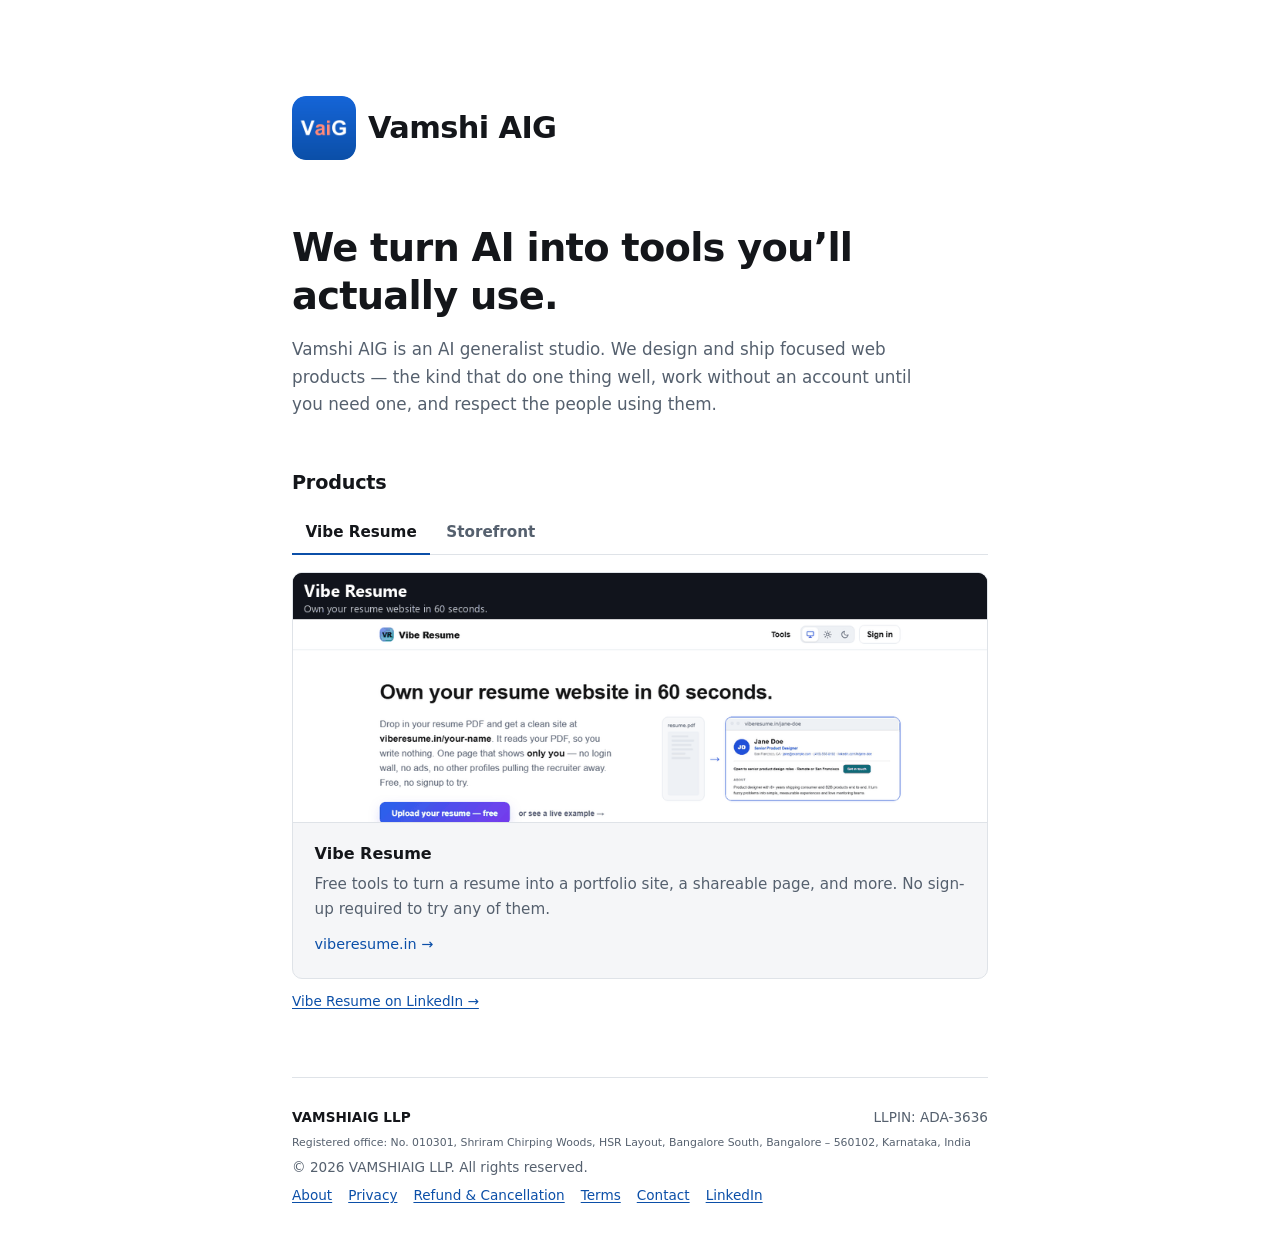
<file: index.html>
<!doctype html>
<html lang="en">
<head>
<meta charset="utf-8">
<meta name="viewport" content="width=device-width, initial-scale=1">
<title>Vamshi AIG — AI generalist studio</title>
<meta name="description" content="Vamshi AIG is an AI generalist studio. We turn AI into tools you'll actually use.">
<meta property="og:title" content="Vamshi AIG">
<meta property="og:description" content="An AI generalist studio. We turn AI into tools you'll actually use.">
<meta property="og:type" content="website">
<meta property="og:url" content="https://vamshiaig.com">
<meta property="og:image" content="https://vamshiaig.com/logo-300.png">
<link rel="canonical" href="https://vamshiaig.com">
<!-- Brand-entity structured data. The @id values are shared with the matching
     nodes on viberesume.in, so a crawler resolves the two sites into one
     parent/product hierarchy instead of two unrelated brands. `sameAs` lists
     only publicly fetchable profiles. -->
<script type="application/ld+json">
{
  "@context": "https://schema.org",
  "@graph": [
    {
      "@type": "Organization",
      "@id": "https://vamshiaig.com/#org",
      "name": "Vamshi AIG",
      "legalName": "VAMSHIAIG LLP",
      "url": "https://vamshiaig.com",
      "logo": "https://vamshiaig.com/logo-300.png",
      "email": "contact@vamshiaig.com",
      "sameAs": ["https://www.linkedin.com/company/vamshiaig"],
      "address": {
        "@type": "PostalAddress",
        "streetAddress": "No. 010301, Shriram Chirping Woods, HSR Layout",
        "addressLocality": "Bangalore",
        "addressRegion": "Karnataka",
        "postalCode": "560102",
        "addressCountry": "IN"
      },
      "subOrganization": {
        "@type": "Organization",
        "@id": "https://viberesume.in/#org",
        "name": "Vibe Resume",
        "url": "https://viberesume.in"
      }
    },
    {
      "@type": "WebSite",
      "@id": "https://vamshiaig.com/#site",
      "name": "Vamshi AIG",
      "url": "https://vamshiaig.com",
      "publisher": { "@id": "https://vamshiaig.com/#org" }
    }
  ]
}
</script>
<link rel="icon" href="data:image/svg+xml,%3Csvg xmlns='http://www.w3.org/2000/svg' viewBox='0 0 32 32'%3E%3Crect width='32' height='32' rx='7' fill='%230b63d6'/%3E%3Ctext x='16' y='22' font-family='system-ui,sans-serif' font-size='16' font-weight='700' fill='white' text-anchor='middle'%3EV%3C/text%3E%3Ccircle cx='24.5' cy='24.5' r='4' fill='%23ff8a7a'/%3E%3C/svg%3E">
<style>
  :root {
    --bg: #ffffff;
    --panel: #f5f6f8;
    --text: #14161a;
    --muted: #55606e;
    --rule: #dfe3e8;
    --accent: #0b4fa8;
  }
  @media (prefers-color-scheme: dark) {
    :root {
      --bg: #0d0f12;
      --panel: #16191e;
      --text: #f2f4f7;
      --muted: #a7b0bd;
      --rule: #272c33;
      --accent: #7fb2ff;
    }
  }
  *, *::before, *::after { box-sizing: border-box; }
  html { -webkit-text-size-adjust: 100%; }
  body {
    margin: 0;
    background: var(--bg);
    color: var(--text);
    font: 16px/1.65 system-ui, -apple-system, "Segoe UI", Roboto, sans-serif;
    -webkit-font-smoothing: antialiased;
  }
  .wrap {
    max-width: 46rem;
    margin: 0 auto;
    padding: clamp(2.5rem, 8vw, 6rem) 1.25rem 3rem;
  }
  a { color: var(--accent); text-decoration-thickness: 1px; text-underline-offset: 2px; }
  a:hover { text-decoration-thickness: 2px; }
  :focus-visible {
    outline: 2px solid var(--accent);
    outline-offset: 3px;
    border-radius: 3px;
  }
  header .brand {
    display: flex;
    align-items: center;
    gap: 0.75rem;
  }
  header .brand img {
    width: 64px;
    height: 64px;
    border-radius: 14px;
    flex: none;
  }
  header .mark {
    display: inline-block;
    font-weight: 700;
    letter-spacing: -0.02em;
    font-size: clamp(1.5rem, 4vw, 1.9rem);
    margin: 0;
  }
  h1 {
    font-size: clamp(1.6rem, 5vw, 2.4rem);
    line-height: 1.25;
    letter-spacing: -0.02em;
    margin: clamp(2.5rem, 7vw, 4rem) 0 0;
    max-width: 34ch;
  }
  .lede {
    color: var(--muted);
    font-size: 1.05rem;
    margin: 1rem 0 0;
    max-width: 60ch;
  }
  h2 {
    font-size: 1.2rem;
    letter-spacing: -0.01em;
    color: var(--text);
    font-weight: 650;
    margin: 3rem 0 0.9rem;
  }
  .tabs {
    display: flex;
    gap: 0.15rem;
    border-bottom: 1px solid var(--rule);
    margin-bottom: 1.1rem;
  }
  .tab {
    appearance: none;
    background: none;
    border: none;
    font: inherit;
    font-size: 0.95rem;
    font-weight: 600;
    color: var(--muted);
    padding: 0.45rem 0.85rem;
    cursor: pointer;
    border-bottom: 2px solid transparent;
    margin-bottom: -1px;
  }
  .tab:hover { color: var(--text); }
  .tab[aria-selected="true"] {
    color: var(--text);
    border-bottom-color: var(--accent);
  }
  .card {
    display: block;
    background: var(--panel);
    border: 1px solid var(--rule);
    border-radius: 10px;
    overflow: hidden;
    text-decoration: none;
    color: inherit;
  }
  .card:hover { border-color: var(--accent); }
  .card .shot {
    display: block;
    width: 100%;
    height: auto;
    aspect-ratio: 1002 / 360;
    object-fit: cover;
    object-position: top;
    border-bottom: 1px solid var(--rule);
    background: #0d0f12;
  }
  .card .body { padding: 1.15rem 1.35rem 1.3rem; }
  .card .name { font-weight: 650; margin: 0; }
  .card .desc { color: var(--muted); margin: 0.3rem 0 0; font-size: 0.95rem; }
  .card .go { color: var(--accent); font-size: 0.9rem; margin: 0.7rem 0 0; }
  /* Sits outside the card: the card is one big <a>, and anchors can't nest. */
  .follow { font-size: 0.85rem; margin: 0.7rem 0 0; }
  footer {
    margin-top: 4rem;
    padding-top: 1.5rem;
    border-top: 1px solid var(--rule);
    color: var(--muted);
    font-size: 0.85rem;
  }
  footer p { margin: 0.3rem 0 0; }
  footer .legal-top {
    display: flex;
    justify-content: space-between;
    align-items: baseline;
    gap: 0.5rem 1rem;
    flex-wrap: wrap;
  }
  footer .legal-top .name { font-weight: 700; color: var(--text); }
  footer .legal-top .llpin { font-variant-numeric: tabular-nums; white-space: nowrap; }
  footer .legal-bottom {
    display: flex;
    justify-content: space-between;
    align-items: baseline;
    gap: 0.3rem 1rem;
    flex-wrap: wrap;
  }
  /* Corporate links ride together on the right of the copyright row. */
  footer .legal-bottom .links {
    display: flex;
    gap: 0.3rem 1rem;
    flex-wrap: wrap;
  }
  footer .addr {
    font-size: 0.68rem;
    line-height: 1.5;
    margin-top: 0.4rem;
  }
  /* one line once the container is wide enough to hold it; wraps on phones/tablets */
  @media (min-width: 46rem) {
    footer .addr { white-space: nowrap; }
  }
  @media (prefers-reduced-motion: reduce) {
    * { transition: none !important; animation: none !important; }
  }
</style>
</head>
<body>
<div class="wrap">

  <header>
    <div class="brand">
      <img src="/logo-300.png" width="64" height="64"
        alt="Vamshi AIG logo: V, a, i, G with the letters a-i accented">
      <p class="mark">Vamshi AIG</p>
    </div>
  </header>

  <main>
    <h1>We turn AI into tools you&rsquo;ll actually use.</h1>
    <p class="lede">
      Vamshi AIG is an AI generalist studio. We design and ship focused
      web products &mdash; the kind that do one thing well, work without an account
      until you need one, and respect the people using them.
    </p>

    <h2>Products</h2>
    <div class="tabs" role="tablist" aria-label="Products">
      <button class="tab" role="tab" id="tab-vr" aria-controls="panel-vr" aria-selected="true">Vibe Resume</button>
      <button class="tab" role="tab" id="tab-sf" aria-controls="panel-sf" aria-selected="false">Storefront</button>
      <!-- Add a product as a new tab, e.g.:
           <button class="tab" role="tab" id="tab-aia" aria-controls="panel-aia" aria-selected="false">AI Assistant</button>
           …and a matching <div id="panel-aia" role="tabpanel" aria-labelledby="tab-aia"> below. -->
    </div>

    <div id="panel-vr" role="tabpanel" aria-labelledby="tab-vr">
    <a class="card" href="https://viberesume.in">
      <img class="shot" src="/viberesume-hero.gif" width="900" height="480" loading="lazy"
        alt="Vibe Resume homepage: turn a resume PDF into a shareable link">
      <div class="body">
        <p class="name">Vibe Resume</p>
        <p class="desc">
          Free tools to turn a resume into a portfolio site, a shareable page, and more.
          No sign-up required to try any of them.
        </p>
        <p class="go">viberesume.in &rarr;</p>
      </div>
    </a>
    <p class="follow"><a href="https://www.linkedin.com/company/vibe-resume">Vibe Resume on LinkedIn &rarr;</a></p>
    </div>

    <div id="panel-sf" role="tabpanel" aria-labelledby="tab-sf" hidden>
    <a class="card" href="https://store.vamshiaig.com">
      <div class="body">
        <p class="name">Storefront</p>
        <p class="desc">
          A hosted storefront for small businesses. Fill in your details and catalogue,
          and get a live page that takes orders with Call &amp; WhatsApp buttons &mdash;
          no app, no setup fee.
        </p>
        <p class="go">store.vamshiaig.com &rarr;</p>
      </div>
    </a>
    </div>
  </main>

  <footer>
    <p class="legal-top">
      <span class="name">VAMSHIAIG LLP</span>
      <span class="llpin">LLPIN: ADA-3636</span>
    </p>
    <p class="addr">Registered office: No. 010301, Shriram Chirping Woods, HSR Layout,
      Bangalore South, Bangalore &ndash; 560102, Karnataka, India</p>
    <p class="legal-bottom">
      <span>&copy; 2026 VAMSHIAIG LLP. All rights reserved.</span>
      <span class="links">
        <a href="/about">About</a>
        <a href="/privacy">Privacy</a>
        <a href="/refund-policy">Refund &amp; Cancellation</a>
        <a href="/terms">Terms</a>
        <a href="/contact">Contact</a>
        <a href="https://www.linkedin.com/company/vamshiaig">LinkedIn</a>
      </span>
    </p>
  </footer>

</div>
<script>
  (function () {
    var tabs = [].slice.call(document.querySelectorAll('[role="tab"]'));
    var panels = [].slice.call(document.querySelectorAll('[role="tabpanel"]'));
    if (tabs.length < 2) return; // single product: pure HTML/CSS, nothing to switch
    function select(i, focus) {
      tabs.forEach(function (t, j) {
        t.setAttribute('aria-selected', j === i);
        t.tabIndex = j === i ? 0 : -1;
      });
      panels.forEach(function (p, j) { p.hidden = j !== i; });
      if (focus) tabs[i].focus();
    }
    tabs.forEach(function (t, i) {
      t.addEventListener('click', function () { select(i, true); });
      t.addEventListener('keydown', function (e) {
        if (e.key === 'ArrowRight') { e.preventDefault(); select((i + 1) % tabs.length, true); }
        if (e.key === 'ArrowLeft') { e.preventDefault(); select((i - 1 + tabs.length) % tabs.length, true); }
      });
    });
    select(0, false);
  })();
</script>
</body>
</html>
</file>
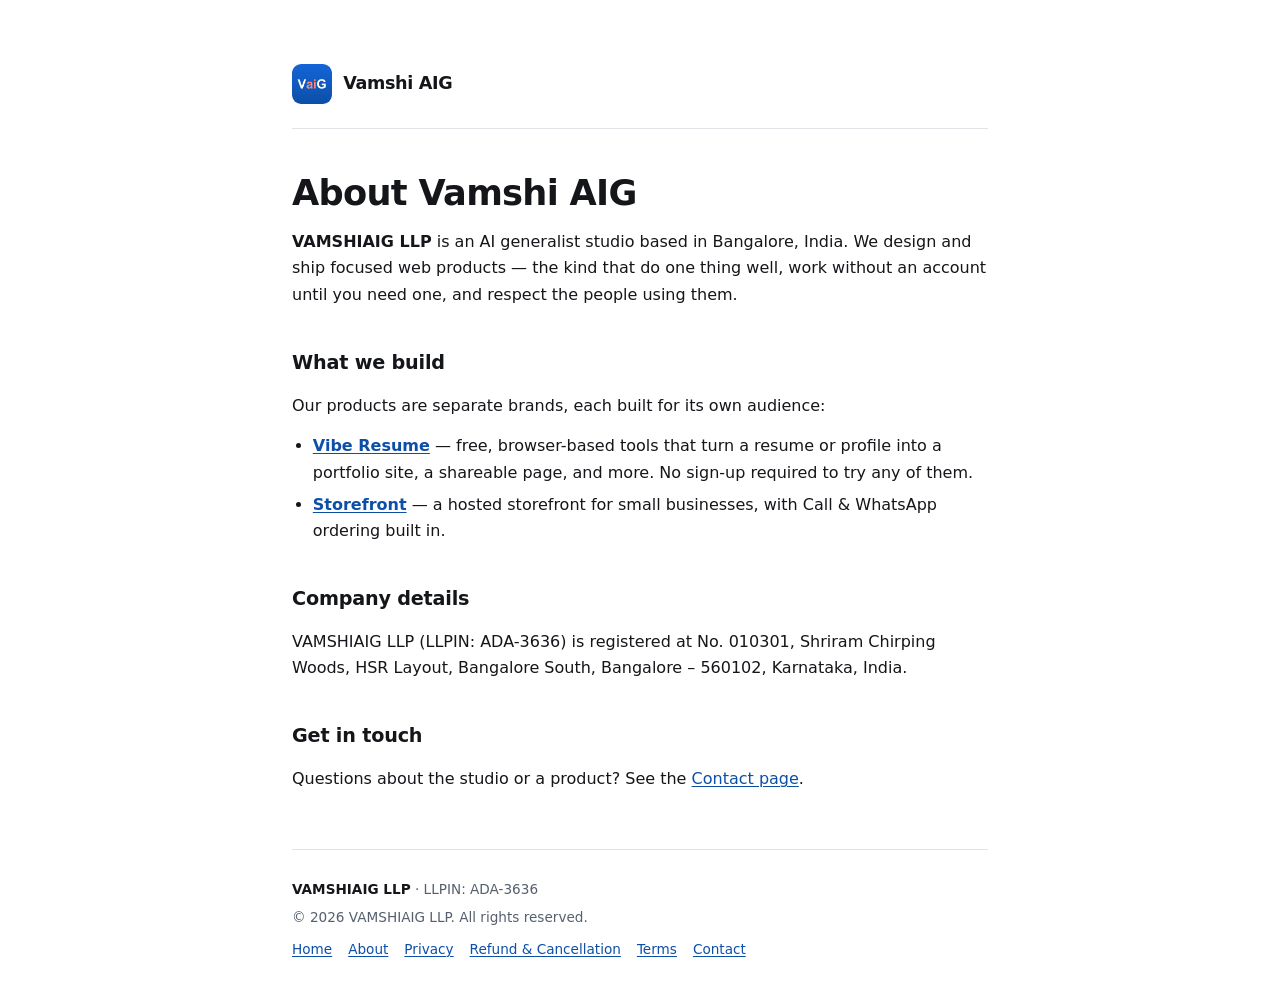
<file: about.html>
<!doctype html>
<html lang="en">
<head>
<meta charset="utf-8">
<meta name="viewport" content="width=device-width, initial-scale=1">
<title>About — Vamshi AIG</title>
<meta name="description" content="VAMSHIAIG LLP is an AI generalist studio in Bangalore, India. We design and ship focused web products.">
<meta property="og:title" content="About — Vamshi AIG">
<meta property="og:description" content="VAMSHIAIG LLP is an AI generalist studio in Bangalore, India. We design and ship focused web products.">
<meta property="og:type" content="website">
<meta property="og:url" content="https://vamshiaig.com/about">
<link rel="canonical" href="https://vamshiaig.com/about">
<link rel="icon" href="data:image/svg+xml,%3Csvg xmlns='http://www.w3.org/2000/svg' viewBox='0 0 32 32'%3E%3Crect width='32' height='32' rx='7' fill='%230b63d6'/%3E%3Ctext x='16' y='22' font-family='system-ui,sans-serif' font-size='16' font-weight='700' fill='white' text-anchor='middle'%3EV%3C/text%3E%3Ccircle cx='24.5' cy='24.5' r='4' fill='%23ff8a7a'/%3E%3C/svg%3E">
<link rel="stylesheet" href="/legal.css">
</head>
<body>
<div class="wrap">

  <div class="topbar">
    <img src="/logo-300.png" width="40" height="40" alt="Vamshi AIG logo">
    <a class="mark" href="/">Vamshi AIG</a>
  </div>

  <h1>About Vamshi AIG</h1>

  <p>
    <strong>VAMSHIAIG LLP</strong> is an AI generalist studio based in Bangalore, India. We design
    and ship focused web products &mdash; the kind that do one thing well, work without an
    account until you need one, and respect the people using them.
  </p>

  <h2>What we build</h2>
  <p>
    Our products are separate brands, each built for its own audience:
  </p>
  <ul>
    <li><strong><a href="https://viberesume.in">Vibe Resume</a></strong> &mdash; free, browser-based
      tools that turn a resume or profile into a portfolio site, a shareable page, and more. No
      sign-up required to try any of them.</li>
    <li><strong><a href="https://store.vamshiaig.com">Storefront</a></strong> &mdash; a hosted
      storefront for small businesses, with Call &amp; WhatsApp ordering built in.</li>
  </ul>

  <h2>Company details</h2>
  <p>
    VAMSHIAIG LLP (LLPIN: ADA-3636) is registered at No. 010301, Shriram Chirping Woods, HSR
    Layout, Bangalore South, Bangalore &ndash; 560102, Karnataka, India.
  </p>

  <h2>Get in touch</h2>
  <p>Questions about the studio or a product? See the <a href="/contact">Contact page</a>.</p>

  <footer>
    <p><span class="name">VAMSHIAIG LLP</span> &middot; LLPIN: ADA-3636</p>
    <p>&copy; 2026 VAMSHIAIG LLP. All rights reserved.</p>
    <p class="links">
      <a href="/">Home</a>
      <a href="/about">About</a>
      <a href="/privacy">Privacy</a>
      <a href="/refund-policy">Refund &amp; Cancellation</a>
      <a href="/terms">Terms</a>
      <a href="/contact">Contact</a>
    </p>
  </footer>

</div>
</body>
</html>
</file>
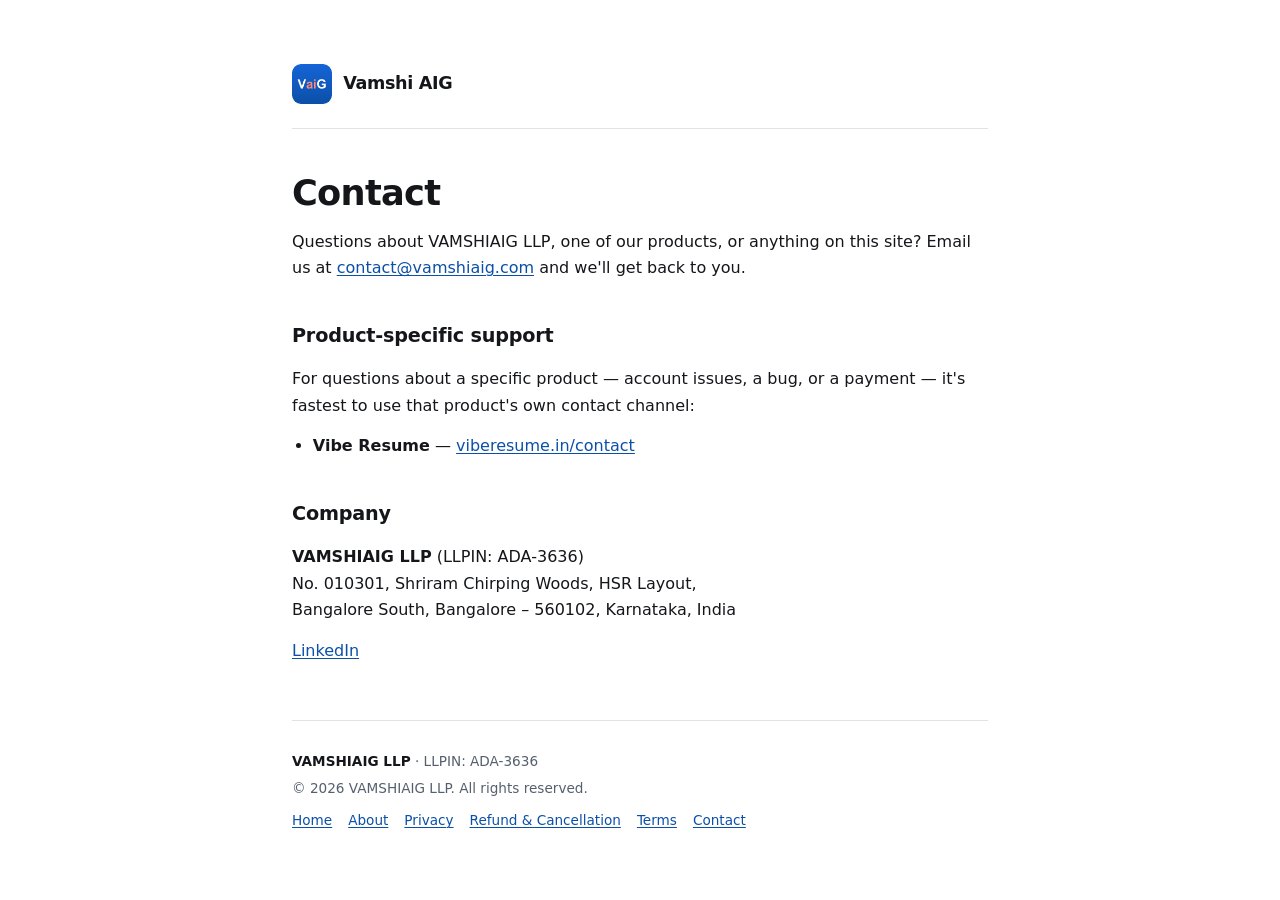
<file: contact.html>
<!doctype html>
<html lang="en">
<head>
<meta charset="utf-8">
<meta name="viewport" content="width=device-width, initial-scale=1">
<title>Contact — Vamshi AIG</title>
<meta name="description" content="Get in touch with VAMSHIAIG LLP.">
<meta property="og:title" content="Contact — Vamshi AIG">
<meta property="og:description" content="Get in touch with VAMSHIAIG LLP.">
<meta property="og:type" content="website">
<meta property="og:url" content="https://vamshiaig.com/contact">
<link rel="canonical" href="https://vamshiaig.com/contact">
<link rel="icon" href="data:image/svg+xml,%3Csvg xmlns='http://www.w3.org/2000/svg' viewBox='0 0 32 32'%3E%3Crect width='32' height='32' rx='7' fill='%230b63d6'/%3E%3Ctext x='16' y='22' font-family='system-ui,sans-serif' font-size='16' font-weight='700' fill='white' text-anchor='middle'%3EV%3C/text%3E%3Ccircle cx='24.5' cy='24.5' r='4' fill='%23ff8a7a'/%3E%3C/svg%3E">
<link rel="stylesheet" href="/legal.css">
</head>
<body>
<div class="wrap">

  <div class="topbar">
    <img src="/logo-300.png" width="40" height="40" alt="Vamshi AIG logo">
    <a class="mark" href="/">Vamshi AIG</a>
  </div>

  <h1>Contact</h1>

  <p>
    Questions about VAMSHIAIG LLP, one of our products, or anything on this site? Email us at
    <a href="mailto:contact@vamshiaig.com">contact@vamshiaig.com</a> and we&apos;ll get back to
    you.
  </p>

  <h2>Product-specific support</h2>
  <p>
    For questions about a specific product &mdash; account issues, a bug, or a payment &mdash;
    it&apos;s fastest to use that product&apos;s own contact channel:
  </p>
  <ul>
    <li><strong>Vibe Resume</strong> &mdash; <a href="https://viberesume.in/contact">viberesume.in/contact</a></li>
  </ul>

  <h2>Company</h2>
  <p>
    <strong>VAMSHIAIG LLP</strong> (LLPIN: ADA-3636)<br>
    No. 010301, Shriram Chirping Woods, HSR Layout,<br>
    Bangalore South, Bangalore &ndash; 560102, Karnataka, India
  </p>
  <p>
    <a href="https://www.linkedin.com/company/vamshiaig">LinkedIn</a>
  </p>

  <footer>
    <p><span class="name">VAMSHIAIG LLP</span> &middot; LLPIN: ADA-3636</p>
    <p>&copy; 2026 VAMSHIAIG LLP. All rights reserved.</p>
    <p class="links">
      <a href="/">Home</a>
      <a href="/about">About</a>
      <a href="/privacy">Privacy</a>
      <a href="/refund-policy">Refund &amp; Cancellation</a>
      <a href="/terms">Terms</a>
      <a href="/contact">Contact</a>
    </p>
  </footer>

</div>
</body>
</html>
</file>
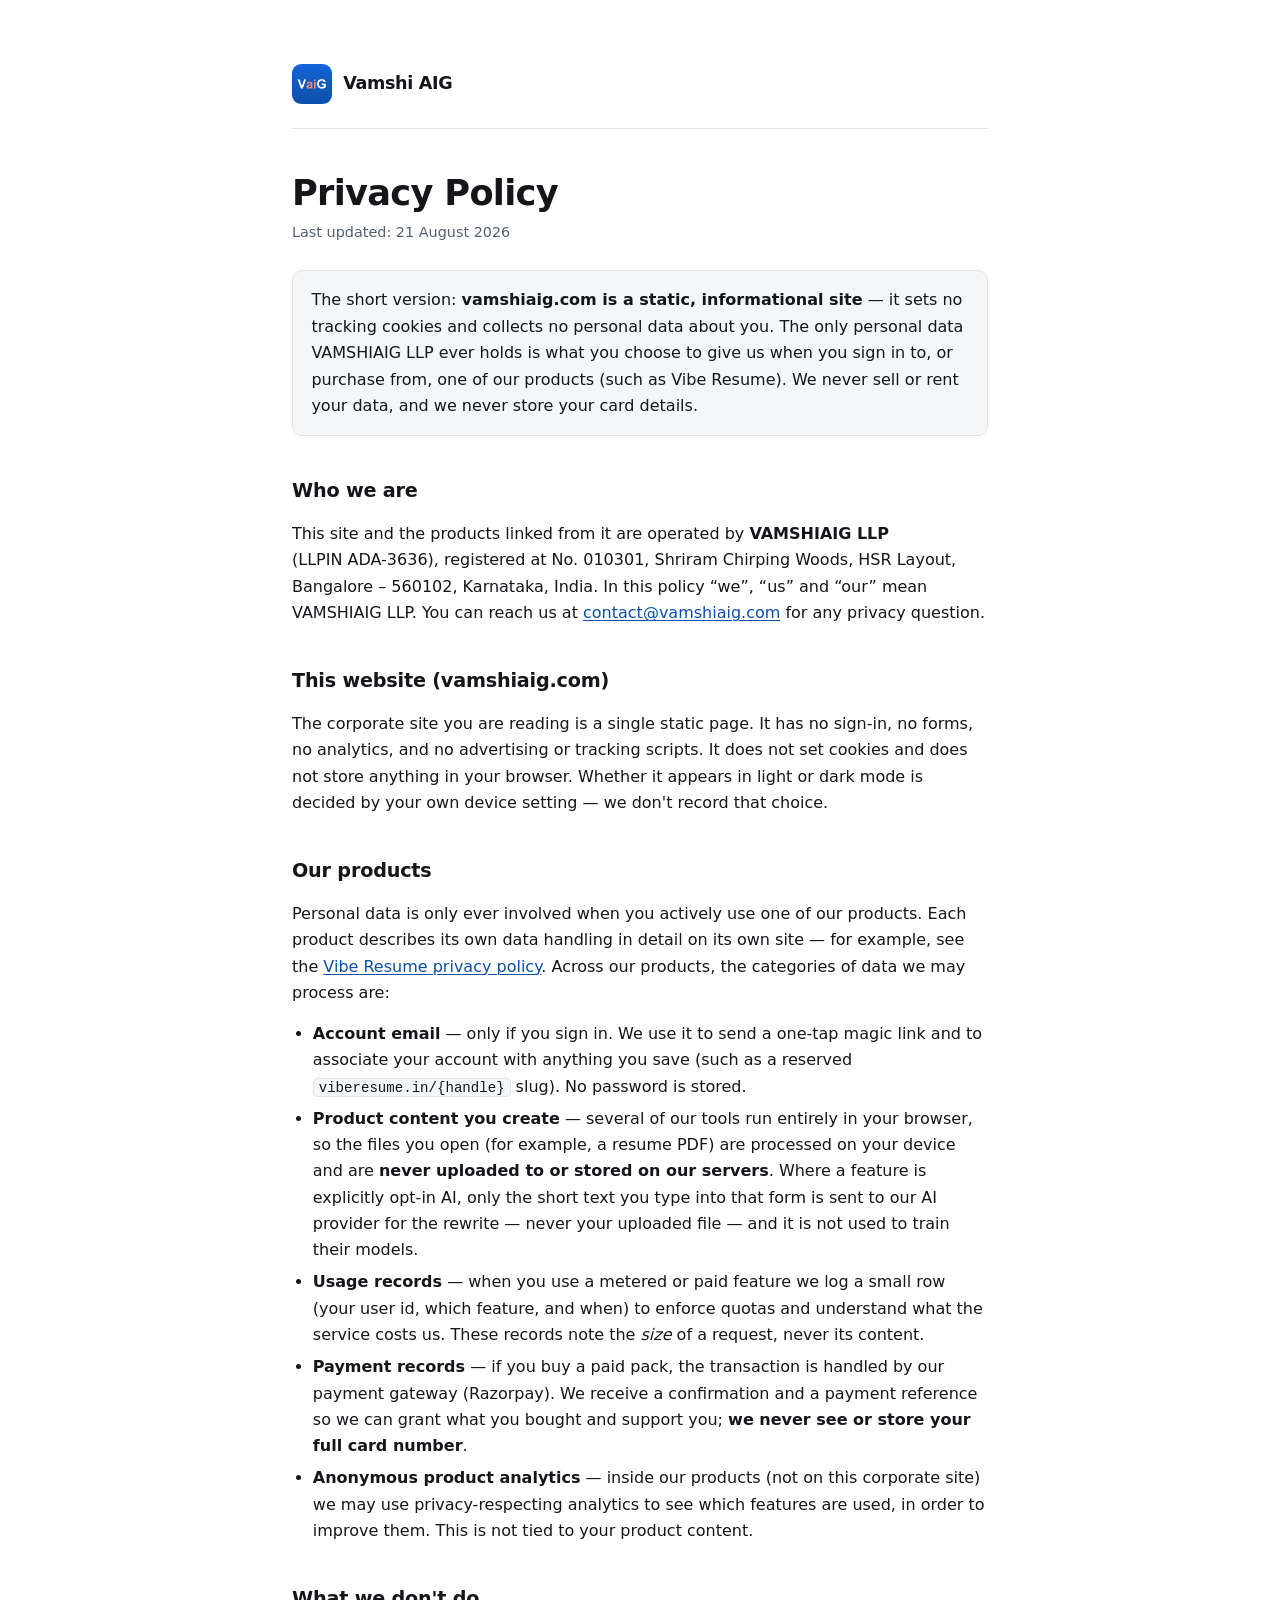
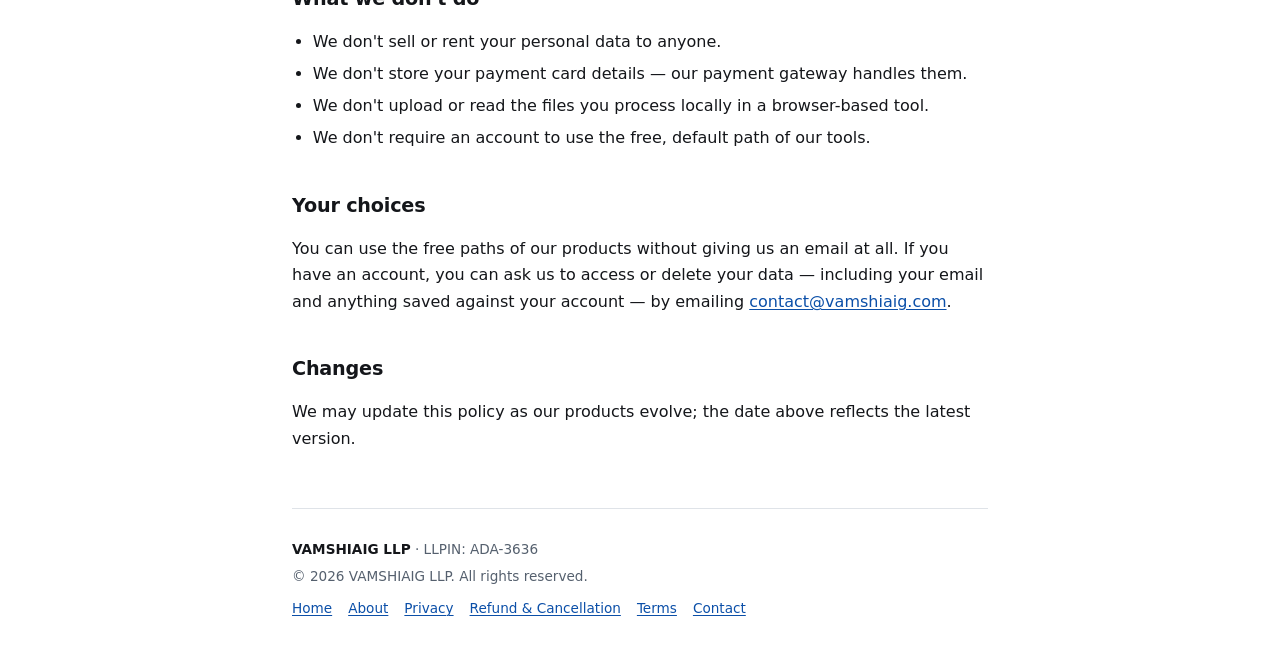
<file: privacy.html>
<!doctype html>
<html lang="en">
<head>
<meta charset="utf-8">
<meta name="viewport" content="width=device-width, initial-scale=1">
<title>Privacy Policy — Vamshi AIG</title>
<meta name="description" content="How VAMSHIAIG LLP handles personal data across vamshiaig.com and its products.">
<meta property="og:title" content="Privacy Policy — Vamshi AIG">
<meta property="og:description" content="How VAMSHIAIG LLP handles personal data across vamshiaig.com and its products.">
<meta property="og:type" content="website">
<meta property="og:url" content="https://vamshiaig.com/privacy">
<link rel="canonical" href="https://vamshiaig.com/privacy">
<link rel="icon" href="data:image/svg+xml,%3Csvg xmlns='http://www.w3.org/2000/svg' viewBox='0 0 32 32'%3E%3Crect width='32' height='32' rx='7' fill='%230b63d6'/%3E%3Ctext x='16' y='22' font-family='system-ui,sans-serif' font-size='16' font-weight='700' fill='white' text-anchor='middle'%3EV%3C/text%3E%3Ccircle cx='24.5' cy='24.5' r='4' fill='%23ff8a7a'/%3E%3C/svg%3E">
<link rel="stylesheet" href="/legal.css">
</head>
<body>
<div class="wrap">

  <div class="topbar">
    <img src="/logo-300.png" width="40" height="40" alt="Vamshi AIG logo">
    <a class="mark" href="/">Vamshi AIG</a>
  </div>

  <h1>Privacy Policy</h1>
  <p class="updated">Last updated: 21 August 2026</p>

  <p class="note">
    The short version: <strong>vamshiaig.com is a static, informational site</strong> — it sets no
    tracking cookies and collects no personal data about you. The only personal data VAMSHIAIG LLP
    ever holds is what you choose to give us when you sign in to, or purchase from, one of our
    products (such as Vibe Resume). We never sell or rent your data, and we never store your card
    details.
  </p>

  <h2>Who we are</h2>
  <p>
    This site and the products linked from it are operated by <strong>VAMSHIAIG LLP</strong>
    (LLPIN&nbsp;ADA-3636), registered at No. 010301, Shriram Chirping Woods, HSR Layout, Bangalore
    &ndash; 560102, Karnataka, India. In this policy &ldquo;we&rdquo;, &ldquo;us&rdquo; and
    &ldquo;our&rdquo; mean VAMSHIAIG LLP. You can reach us at
    <a href="mailto:contact@vamshiaig.com">contact@vamshiaig.com</a> for any privacy question.
  </p>

  <h2>This website (vamshiaig.com)</h2>
  <p>
    The corporate site you are reading is a single static page. It has no sign-in, no forms, no
    analytics, and no advertising or tracking scripts. It does not set cookies and does not store
    anything in your browser. Whether it appears in light or dark mode is decided by your own
    device setting — we don&apos;t record that choice.
  </p>

  <h2>Our products</h2>
  <p>
    Personal data is only ever involved when you actively use one of our products. Each product
    describes its own data handling in detail on its own site — for example, see the
    <a href="https://viberesume.in/privacy">Vibe Resume privacy policy</a>. Across our products,
    the categories of data we may process are:
  </p>
  <ul>
    <li><strong>Account email</strong> — only if you sign in. We use it to send a one-tap magic
      link and to associate your account with anything you save (such as a reserved
      <code>viberesume.in/&#123;handle&#125;</code> slug). No password is stored.</li>
    <li><strong>Product content you create</strong> — several of our tools run entirely in your
      browser, so the files you open (for example, a resume PDF) are processed on your device and
      are <strong>never uploaded to or stored on our servers</strong>. Where a feature is explicitly
      opt-in AI, only the short text you type into that form is sent to our AI provider for the
      rewrite — never your uploaded file — and it is not used to train their models.</li>
    <li><strong>Usage records</strong> — when you use a metered or paid feature we log a small row
      (your user id, which feature, and when) to enforce quotas and understand what the service
      costs us. These records note the <em>size</em> of a request, never its content.</li>
    <li><strong>Payment records</strong> — if you buy a paid pack, the transaction is handled by our
      payment gateway (Razorpay). We receive a confirmation and a payment reference so we can grant
      what you bought and support you; <strong>we never see or store your full card number</strong>.</li>
    <li><strong>Anonymous product analytics</strong> — inside our products (not on this corporate
      site) we may use privacy-respecting analytics to see which features are used, in order to
      improve them. This is not tied to your product content.</li>
  </ul>

  <h2>What we don&apos;t do</h2>
  <ul>
    <li>We don&apos;t sell or rent your personal data to anyone.</li>
    <li>We don&apos;t store your payment card details — our payment gateway handles them.</li>
    <li>We don&apos;t upload or read the files you process locally in a browser-based tool.</li>
    <li>We don&apos;t require an account to use the free, default path of our tools.</li>
  </ul>

  <h2>Your choices</h2>
  <p>
    You can use the free paths of our products without giving us an email at all. If you have an
    account, you can ask us to access or delete your data — including your email and anything saved
    against your account — by emailing <a href="mailto:contact@vamshiaig.com">contact@vamshiaig.com</a>.
  </p>

  <h2>Changes</h2>
  <p>We may update this policy as our products evolve; the date above reflects the latest version.</p>

  <footer>
    <p><span class="name">VAMSHIAIG LLP</span> &middot; LLPIN: ADA-3636</p>
    <p>&copy; 2026 VAMSHIAIG LLP. All rights reserved.</p>
    <p class="links">
      <a href="/">Home</a>
      <a href="/about">About</a>
      <a href="/privacy">Privacy</a>
      <a href="/refund-policy">Refund &amp; Cancellation</a>
      <a href="/terms">Terms</a>
      <a href="/contact">Contact</a>
    </p>
  </footer>

</div>
</body>
</html>
</file>
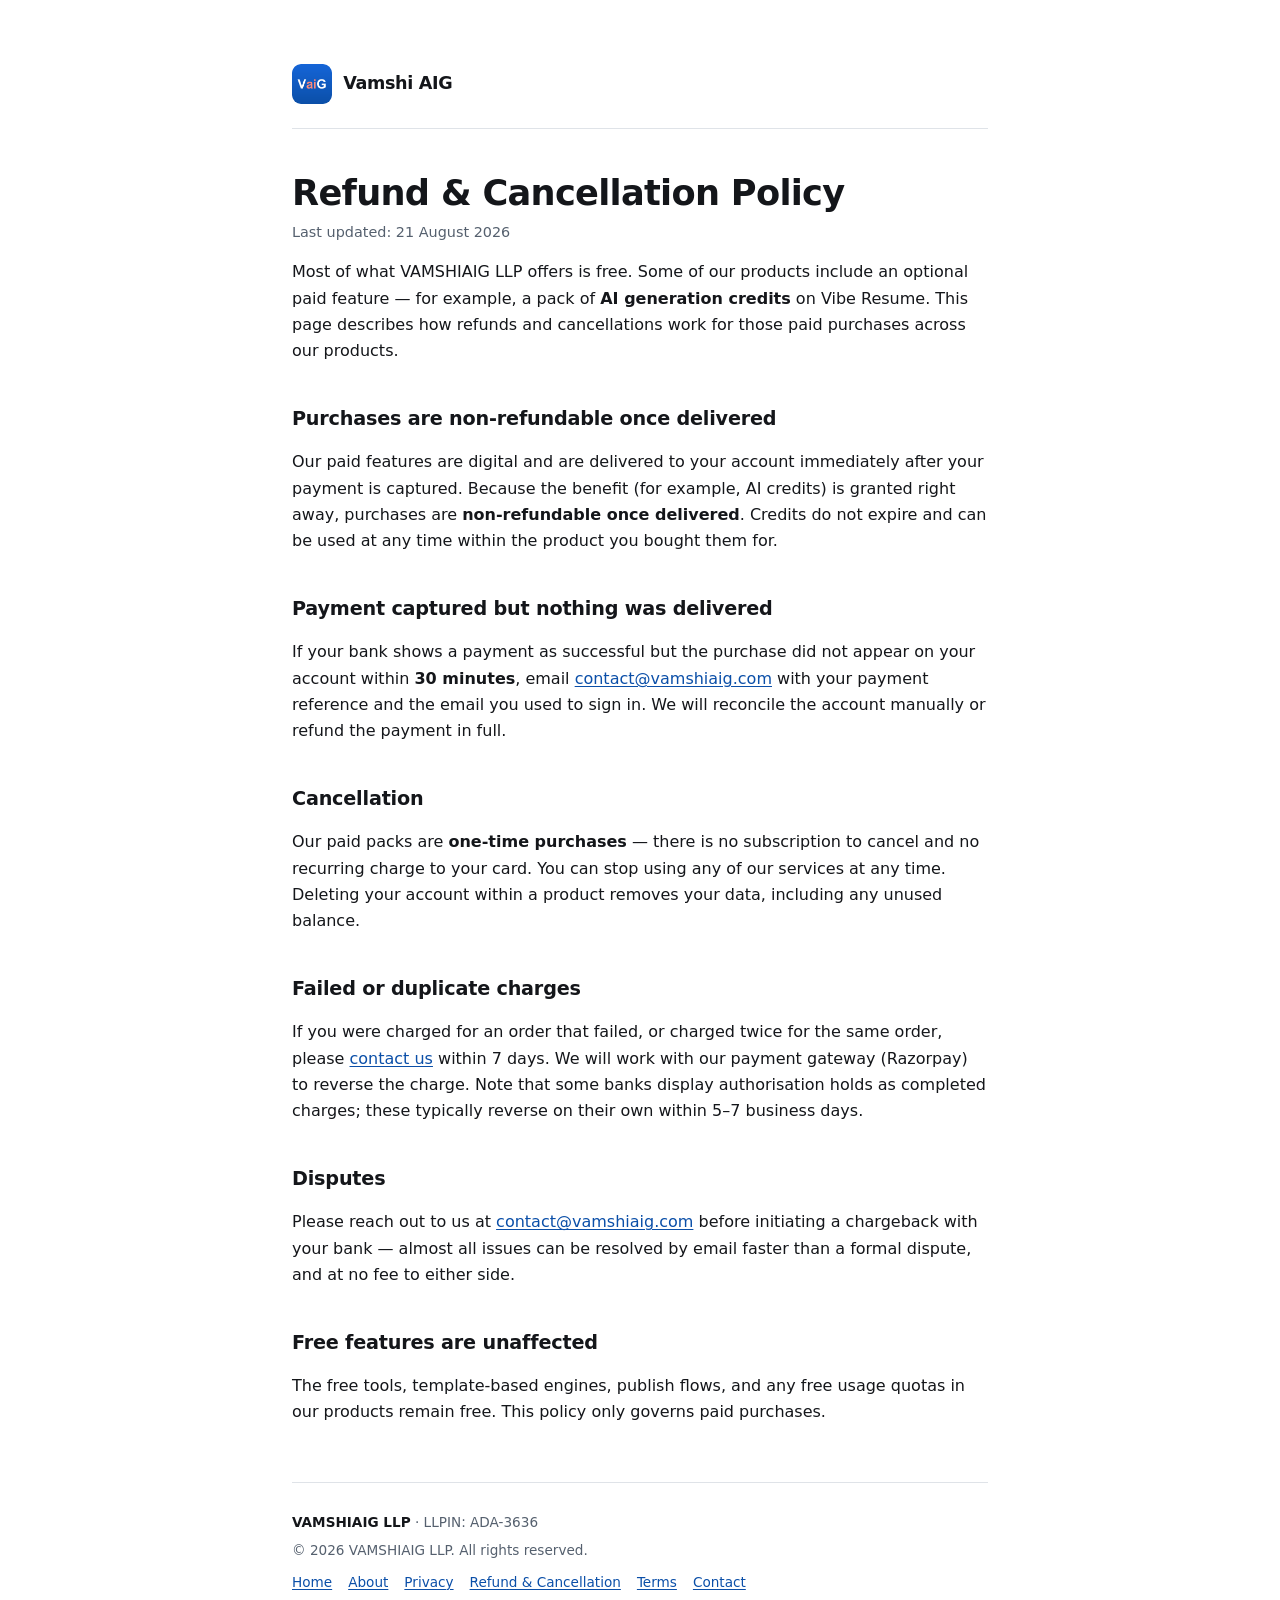
<file: refund-policy.html>
<!doctype html>
<html lang="en">
<head>
<meta charset="utf-8">
<meta name="viewport" content="width=device-width, initial-scale=1">
<title>Refund &amp; Cancellation Policy — Vamshi AIG</title>
<meta name="description" content="How refunds and cancellations work for VAMSHIAIG LLP's paid product features.">
<meta property="og:title" content="Refund & Cancellation Policy — Vamshi AIG">
<meta property="og:description" content="How refunds and cancellations work for VAMSHIAIG LLP's paid product features.">
<meta property="og:type" content="website">
<meta property="og:url" content="https://vamshiaig.com/refund-policy">
<link rel="canonical" href="https://vamshiaig.com/refund-policy">
<link rel="icon" href="data:image/svg+xml,%3Csvg xmlns='http://www.w3.org/2000/svg' viewBox='0 0 32 32'%3E%3Crect width='32' height='32' rx='7' fill='%230b63d6'/%3E%3Ctext x='16' y='22' font-family='system-ui,sans-serif' font-size='16' font-weight='700' fill='white' text-anchor='middle'%3EV%3C/text%3E%3Ccircle cx='24.5' cy='24.5' r='4' fill='%23ff8a7a'/%3E%3C/svg%3E">
<link rel="stylesheet" href="/legal.css">
</head>
<body>
<div class="wrap">

  <div class="topbar">
    <img src="/logo-300.png" width="40" height="40" alt="Vamshi AIG logo">
    <a class="mark" href="/">Vamshi AIG</a>
  </div>

  <h1>Refund &amp; Cancellation Policy</h1>
  <p class="updated">Last updated: 21 August 2026</p>

  <p>
    Most of what VAMSHIAIG LLP offers is free. Some of our products include an optional paid
    feature — for example, a pack of <strong>AI generation credits</strong> on Vibe Resume. This
    page describes how refunds and cancellations work for those paid purchases across our products.
  </p>

  <h2>Purchases are non-refundable once delivered</h2>
  <p>
    Our paid features are digital and are delivered to your account immediately after your payment
    is captured. Because the benefit (for example, AI credits) is granted right away, purchases are
    <strong>non-refundable once delivered</strong>. Credits do not expire and can be used at any
    time within the product you bought them for.
  </p>

  <h2>Payment captured but nothing was delivered</h2>
  <p>
    If your bank shows a payment as successful but the purchase did not appear on your account
    within <strong>30 minutes</strong>, email <a href="mailto:contact@vamshiaig.com">contact@vamshiaig.com</a>
    with your payment reference and the email you used to sign in. We will reconcile the account
    manually or refund the payment in full.
  </p>

  <h2>Cancellation</h2>
  <p>
    Our paid packs are <strong>one-time purchases</strong> — there is no subscription to cancel and
    no recurring charge to your card. You can stop using any of our services at any time. Deleting
    your account within a product removes your data, including any unused balance.
  </p>

  <h2>Failed or duplicate charges</h2>
  <p>
    If you were charged for an order that failed, or charged twice for the same order, please
    <a href="mailto:contact@vamshiaig.com">contact us</a> within 7 days. We will work with our
    payment gateway (Razorpay) to reverse the charge. Note that some banks display authorisation
    holds as completed charges; these typically reverse on their own within 5&ndash;7 business days.
  </p>

  <h2>Disputes</h2>
  <p>
    Please reach out to us at <a href="mailto:contact@vamshiaig.com">contact@vamshiaig.com</a>
    before initiating a chargeback with your bank — almost all issues can be resolved by email
    faster than a formal dispute, and at no fee to either side.
  </p>

  <h2>Free features are unaffected</h2>
  <p>
    The free tools, template-based engines, publish flows, and any free usage quotas in our
    products remain free. This policy only governs paid purchases.
  </p>

  <footer>
    <p><span class="name">VAMSHIAIG LLP</span> &middot; LLPIN: ADA-3636</p>
    <p>&copy; 2026 VAMSHIAIG LLP. All rights reserved.</p>
    <p class="links">
      <a href="/">Home</a>
      <a href="/about">About</a>
      <a href="/privacy">Privacy</a>
      <a href="/refund-policy">Refund &amp; Cancellation</a>
      <a href="/terms">Terms</a>
      <a href="/contact">Contact</a>
    </p>
  </footer>

</div>
</body>
</html>
</file>
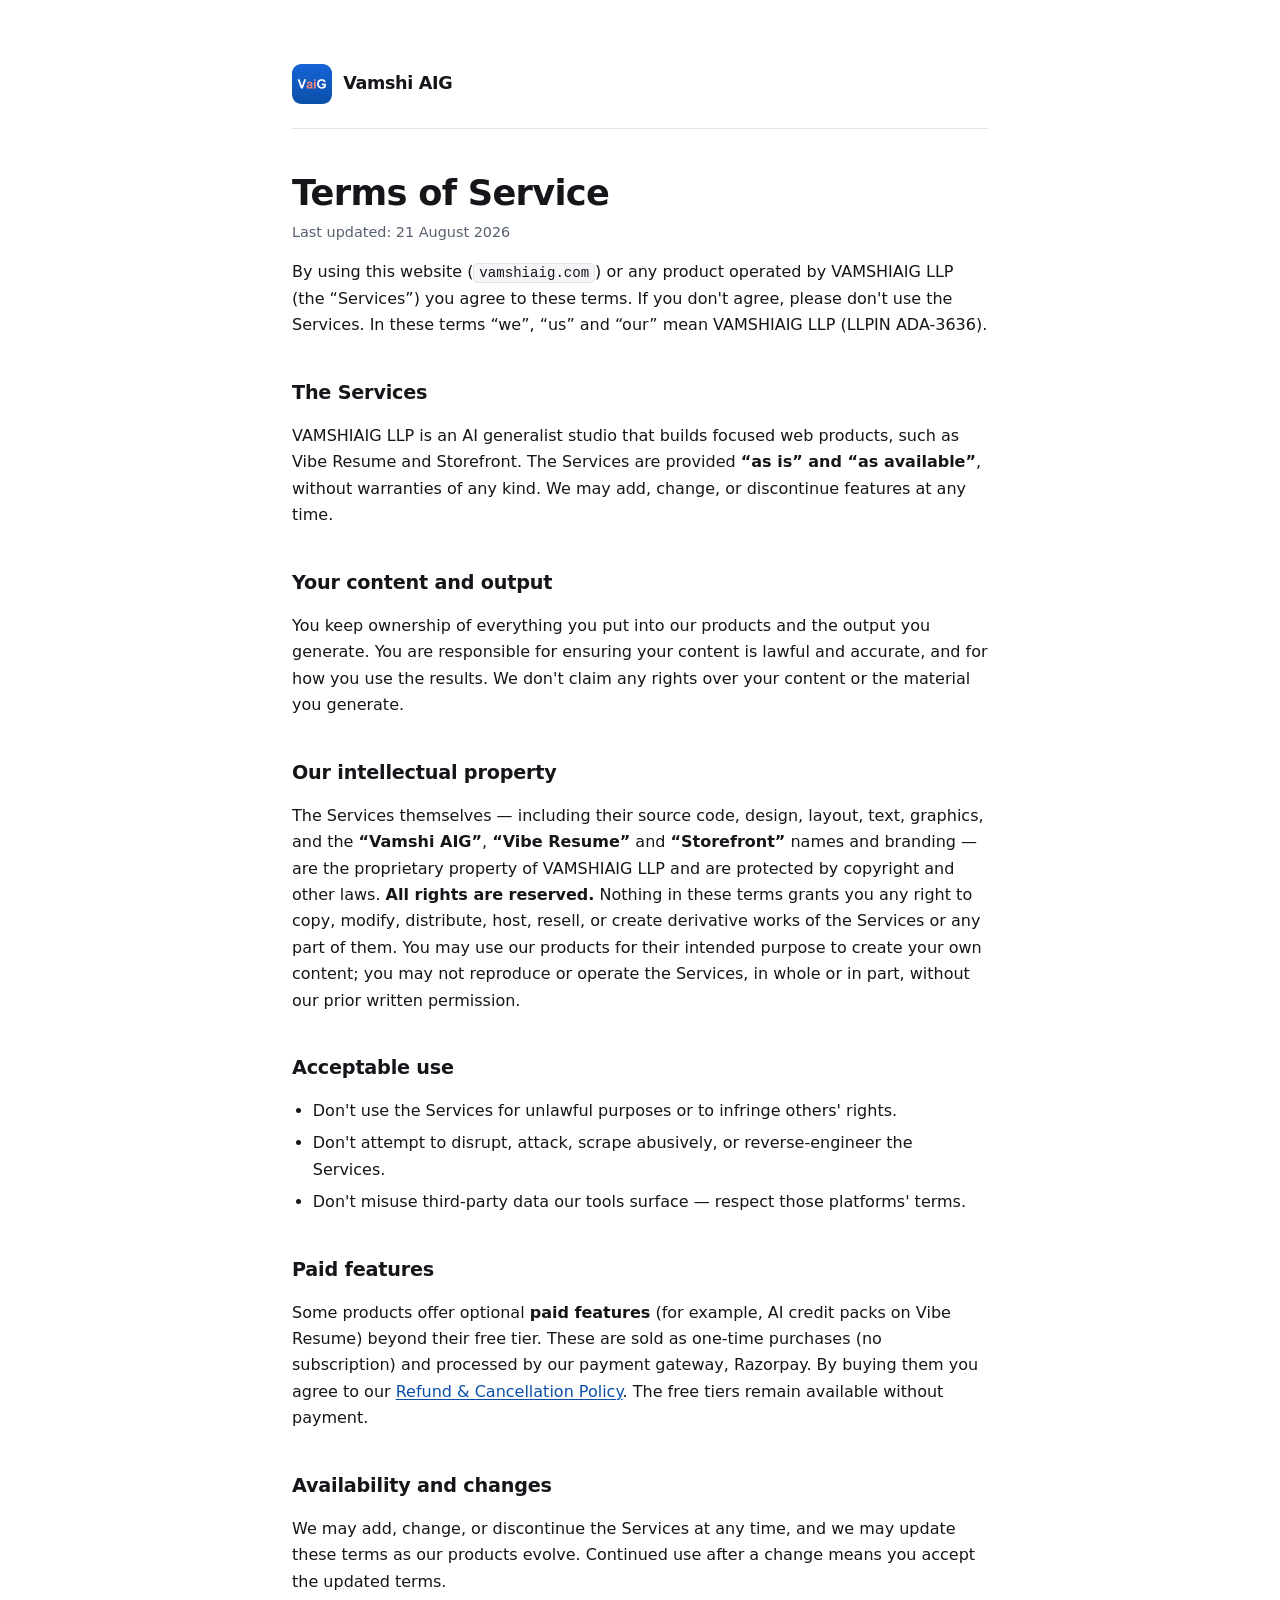
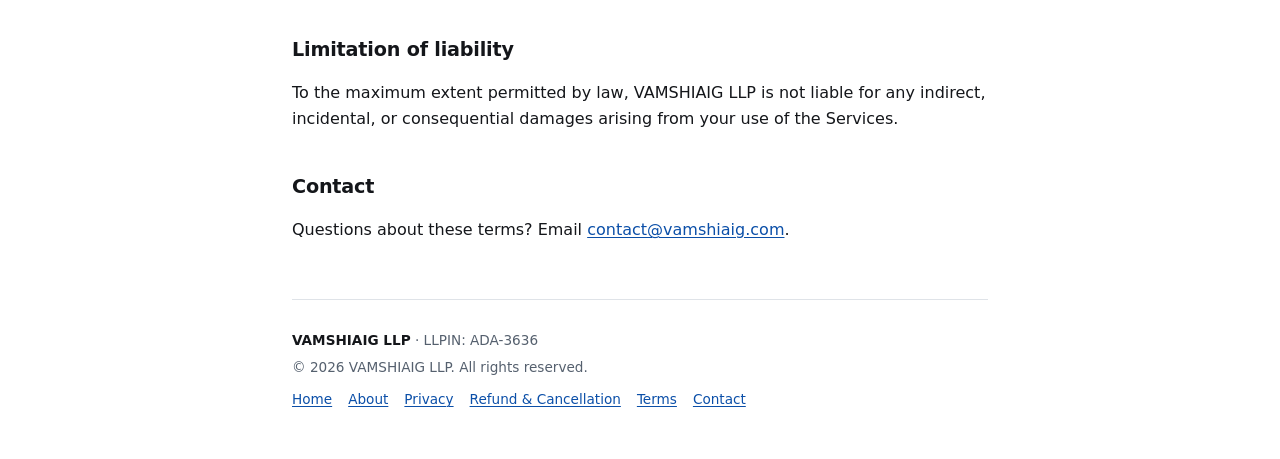
<file: terms.html>
<!doctype html>
<html lang="en">
<head>
<meta charset="utf-8">
<meta name="viewport" content="width=device-width, initial-scale=1">
<title>Terms of Service — Vamshi AIG</title>
<meta name="description" content="The terms for using VAMSHIAIG LLP's website and products.">
<meta property="og:title" content="Terms of Service — Vamshi AIG">
<meta property="og:description" content="The terms for using VAMSHIAIG LLP's website and products.">
<meta property="og:type" content="website">
<meta property="og:url" content="https://vamshiaig.com/terms">
<link rel="canonical" href="https://vamshiaig.com/terms">
<link rel="icon" href="data:image/svg+xml,%3Csvg xmlns='http://www.w3.org/2000/svg' viewBox='0 0 32 32'%3E%3Crect width='32' height='32' rx='7' fill='%230b63d6'/%3E%3Ctext x='16' y='22' font-family='system-ui,sans-serif' font-size='16' font-weight='700' fill='white' text-anchor='middle'%3EV%3C/text%3E%3Ccircle cx='24.5' cy='24.5' r='4' fill='%23ff8a7a'/%3E%3C/svg%3E">
<link rel="stylesheet" href="/legal.css">
</head>
<body>
<div class="wrap">

  <div class="topbar">
    <img src="/logo-300.png" width="40" height="40" alt="Vamshi AIG logo">
    <a class="mark" href="/">Vamshi AIG</a>
  </div>

  <h1>Terms of Service</h1>
  <p class="updated">Last updated: 21 August 2026</p>

  <p>
    By using this website (<code>vamshiaig.com</code>) or any product operated by VAMSHIAIG LLP
    (the &ldquo;Services&rdquo;) you agree to these terms. If you don&apos;t agree, please don&apos;t
    use the Services. In these terms &ldquo;we&rdquo;, &ldquo;us&rdquo; and &ldquo;our&rdquo; mean
    VAMSHIAIG LLP (LLPIN&nbsp;ADA-3636).
  </p>

  <h2>The Services</h2>
  <p>
    VAMSHIAIG LLP is an AI generalist studio that builds focused web products, such as Vibe Resume
    and Storefront. The Services are provided <strong>&ldquo;as is&rdquo; and &ldquo;as
    available&rdquo;</strong>, without warranties of any kind. We may add, change, or discontinue
    features at any time.
  </p>

  <h2>Your content and output</h2>
  <p>
    You keep ownership of everything you put into our products and the output you generate. You are
    responsible for ensuring your content is lawful and accurate, and for how you use the results.
    We don&apos;t claim any rights over your content or the material you generate.
  </p>

  <h2>Our intellectual property</h2>
  <p>
    The Services themselves — including their source code, design, layout, text, graphics, and the
    <strong> &ldquo;Vamshi AIG&rdquo;</strong>, <strong>&ldquo;Vibe Resume&rdquo;</strong> and
    <strong>&ldquo;Storefront&rdquo;</strong> names and branding — are the proprietary property of
    VAMSHIAIG LLP and are protected by copyright and other laws. <strong>All rights are
    reserved.</strong> Nothing in these terms grants you any right to copy, modify, distribute,
    host, resell, or create derivative works of the Services or any part of them. You may use our
    products for their intended purpose to create your own content; you may not reproduce or operate
    the Services, in whole or in part, without our prior written permission.
  </p>

  <h2>Acceptable use</h2>
  <ul>
    <li>Don&apos;t use the Services for unlawful purposes or to infringe others&apos; rights.</li>
    <li>Don&apos;t attempt to disrupt, attack, scrape abusively, or reverse-engineer the Services.</li>
    <li>Don&apos;t misuse third-party data our tools surface — respect those platforms&apos; terms.</li>
  </ul>

  <h2>Paid features</h2>
  <p>
    Some products offer optional <strong>paid features</strong> (for example, AI credit packs on
    Vibe Resume) beyond their free tier. These are sold as one-time purchases (no subscription) and
    processed by our payment gateway, Razorpay. By buying them you agree to our
    <a href="/refund-policy">Refund &amp; Cancellation Policy</a>. The free tiers remain available
    without payment.
  </p>

  <h2>Availability and changes</h2>
  <p>
    We may add, change, or discontinue the Services at any time, and we may update these terms as
    our products evolve. Continued use after a change means you accept the updated terms.
  </p>

  <h2>Limitation of liability</h2>
  <p>
    To the maximum extent permitted by law, VAMSHIAIG LLP is not liable for any indirect,
    incidental, or consequential damages arising from your use of the Services.
  </p>

  <h2>Contact</h2>
  <p>Questions about these terms? Email <a href="mailto:contact@vamshiaig.com">contact@vamshiaig.com</a>.</p>

  <footer>
    <p><span class="name">VAMSHIAIG LLP</span> &middot; LLPIN: ADA-3636</p>
    <p>&copy; 2026 VAMSHIAIG LLP. All rights reserved.</p>
    <p class="links">
      <a href="/">Home</a>
      <a href="/about">About</a>
      <a href="/privacy">Privacy</a>
      <a href="/refund-policy">Refund &amp; Cancellation</a>
      <a href="/terms">Terms</a>
      <a href="/contact">Contact</a>
    </p>
  </footer>

</div>
</body>
</html>
</file>
<file: legal.css>
/* Shared styles for the VAMSHIAIG LLP legal pages (privacy, refund, terms).
   Palette + typography mirror index.html so the pages feel like one site.
   Kept in one file so the three pages don't triplicate the tokens. */
:root {
  --bg: #ffffff;
  --panel: #f5f6f8;
  --text: #14161a;
  --muted: #55606e;
  --rule: #dfe3e8;
  --accent: #0b4fa8;
}
@media (prefers-color-scheme: dark) {
  :root {
    --bg: #0d0f12;
    --panel: #16191e;
    --text: #f2f4f7;
    --muted: #a7b0bd;
    --rule: #272c33;
    --accent: #7fb2ff;
  }
}
*, *::before, *::after { box-sizing: border-box; }
html { -webkit-text-size-adjust: 100%; }
body {
  margin: 0;
  background: var(--bg);
  color: var(--text);
  font: 16px/1.65 system-ui, -apple-system, "Segoe UI", Roboto, sans-serif;
  -webkit-font-smoothing: antialiased;
}
.wrap {
  max-width: 46rem;
  margin: 0 auto;
  padding: clamp(2rem, 6vw, 4rem) 1.25rem 3rem;
}
a { color: var(--accent); text-decoration-thickness: 1px; text-underline-offset: 2px; }
a:hover { text-decoration-thickness: 2px; }
:focus-visible {
  outline: 2px solid var(--accent);
  outline-offset: 3px;
  border-radius: 3px;
}
.topbar {
  display: flex;
  align-items: center;
  gap: 0.7rem;
  padding-bottom: 1.5rem;
  border-bottom: 1px solid var(--rule);
}
.topbar img { width: 40px; height: 40px; border-radius: 9px; flex: none; }
.topbar .mark {
  font-weight: 700;
  letter-spacing: -0.02em;
  font-size: 1.1rem;
  color: var(--text);
  text-decoration: none;
}
.topbar .mark:hover { text-decoration: underline; }
h1 {
  font-size: clamp(1.6rem, 5vw, 2.2rem);
  line-height: 1.25;
  letter-spacing: -0.02em;
  margin: clamp(1.8rem, 5vw, 2.6rem) 0 0;
}
.updated { color: var(--muted); font-size: 0.9rem; margin: 0.4rem 0 0; }
.note {
  background: var(--panel);
  border: 1px solid var(--rule);
  border-radius: 10px;
  padding: 1rem 1.15rem;
  margin: 1.6rem 0 0;
  color: var(--text);
}
h2 {
  font-size: 1.2rem;
  letter-spacing: -0.01em;
  font-weight: 650;
  margin: 2.4rem 0 0.7rem;
}
p { margin: 0.9rem 0 0; }
ul { margin: 0.9rem 0 0; padding-left: 1.3rem; }
li { margin: 0.35rem 0 0; }
code {
  font-family: ui-monospace, "SF Mono", Menlo, Consolas, monospace;
  font-size: 0.88em;
  background: var(--panel);
  border: 1px solid var(--rule);
  border-radius: 5px;
  padding: 0.05em 0.35em;
}
footer {
  margin-top: 3.5rem;
  padding-top: 1.5rem;
  border-top: 1px solid var(--rule);
  color: var(--muted);
  font-size: 0.85rem;
}
footer p { margin: 0.3rem 0 0; }
footer .name { font-weight: 700; color: var(--text); }
footer .links {
  display: flex;
  gap: 0.3rem 1rem;
  flex-wrap: wrap;
  margin-top: 0.6rem;
}
@media (prefers-reduced-motion: reduce) {
  * { transition: none !important; animation: none !important; }
}
</file>
